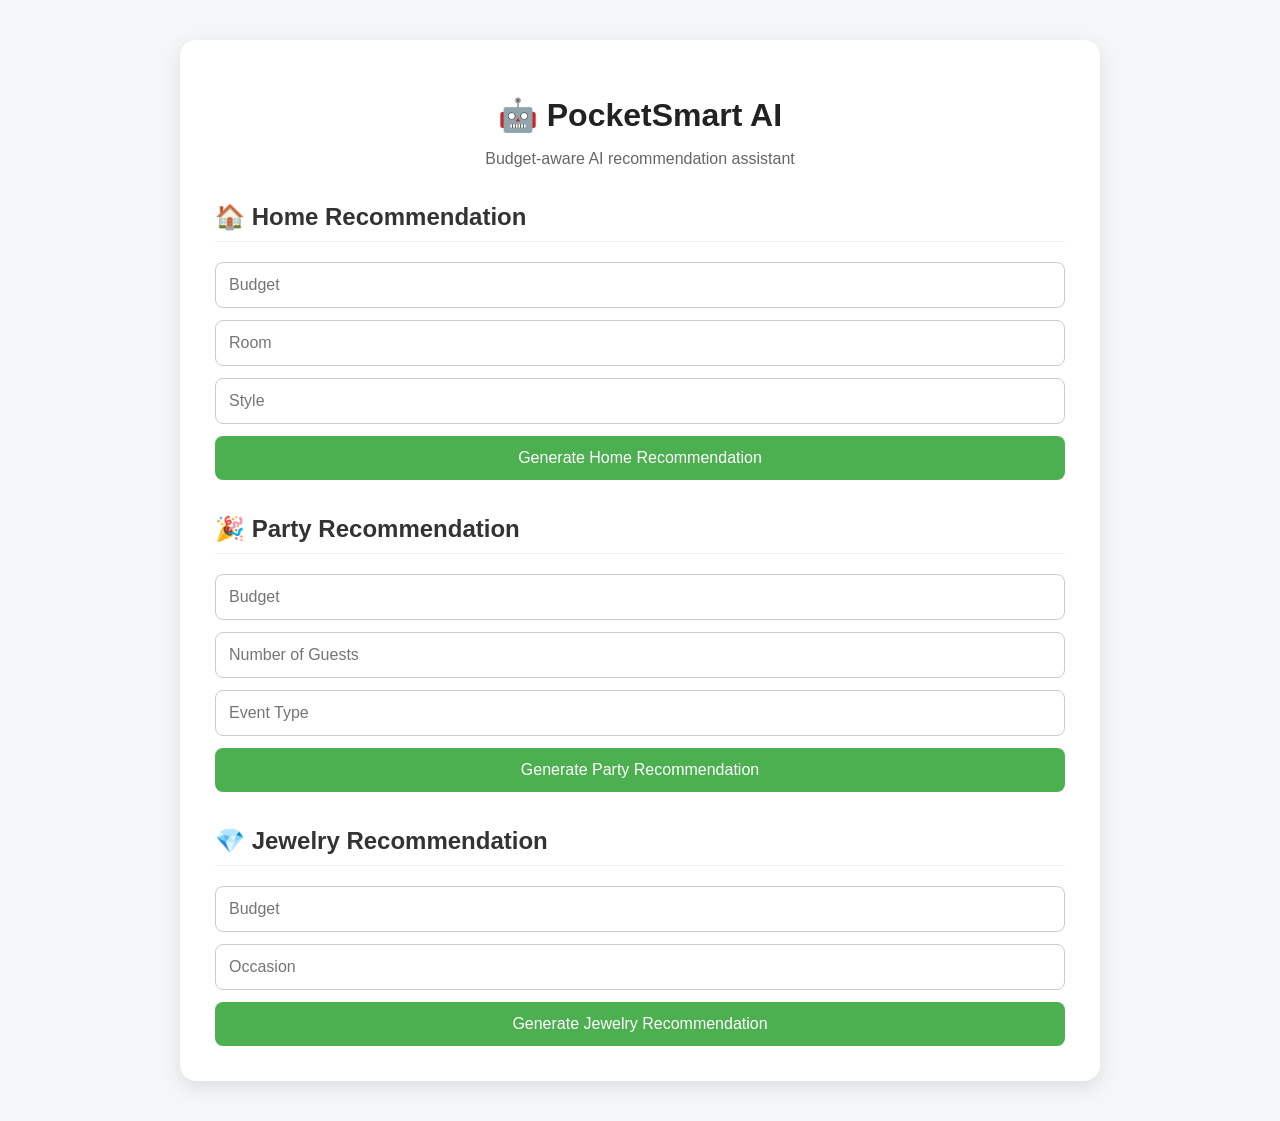
<file: templates/index.html>
<!DOCTYPE html>
<html>
<head>
    <title>PocketSmart AI</title>
    <link rel="stylesheet" href="/static/css/style.css">
</head>

<body>

<div class="container">

    <h1>🤖 PocketSmart AI</h1>
    <p>Budget-aware AI recommendation assistant</p>

    <h2>🏠 Home Recommendation</h2>

    <form action="/generate-home" method="post">
        <input type="number" name="budget" placeholder="Budget" required>
        <input type="text" name="room" placeholder="Room" required>
        <input type="text" name="style" placeholder="Style">

        <button type="submit">
            Generate Home Recommendation
        </button>
    </form>


    <h2>🎉 Party Recommendation</h2>

    <form action="/generate-party" method="post">
        <input type="number" name="budget" placeholder="Budget" required>
        <input type="number" name="guests" placeholder="Number of Guests" required>
        <input type="text" name="event_type" placeholder="Event Type" required>

        <button type="submit">
            Generate Party Recommendation
        </button>
    </form>


    <h2>💎 Jewelry Recommendation</h2>

    <form action="/generate-jewelry" method="post">
        <input type="number" name="budget" placeholder="Budget" required>
        <input type="text" name="occasion" placeholder="Occasion" required>

        <button type="submit">
            Generate Jewelry Recommendation
        </button>
    </form>

</div>

</body>
</html>
</file>
<file: static/css/style.css>
body {
    font-family: Arial, sans-serif;
    background: #f4f6f8;
    margin: 0;
    padding: 40px 20px;
}

.container {
    max-width: 850px;
    margin: auto;
    background: white;
    padding: 35px;
    border-radius: 16px;
    box-shadow: 0 6px 20px rgba(0, 0, 0, 0.1);
}

h1 {
    text-align: center;
    color: #222;
    margin-bottom: 8px;
}

p {
    text-align: center;
    color: #666;
    margin-bottom: 35px;
}

h2 {
    margin-top: 35px;
    color: #333;
    border-bottom: 1px solid #eee;
    padding-bottom: 10px;
}

form {
    display: flex;
    flex-direction: column;
    gap: 12px;
    margin-top: 15px;
}

input {
    padding: 13px;
    border: 1px solid #ccc;
    border-radius: 8px;
    font-size: 16px;
    box-sizing: border-box;
}

input:focus {
    outline: none;
    border-color: #4caf50;
}

button {
    padding: 13px;
    border: none;
    border-radius: 8px;
    background: #4caf50;
    color: white;
    font-size: 16px;
    cursor: pointer;
    transition: 0.2s;
}

button:hover {
    background: #388e3c;
    transform: translateY(-1px);
}

button:active {
    transform: translateY(0);
}
</file>
